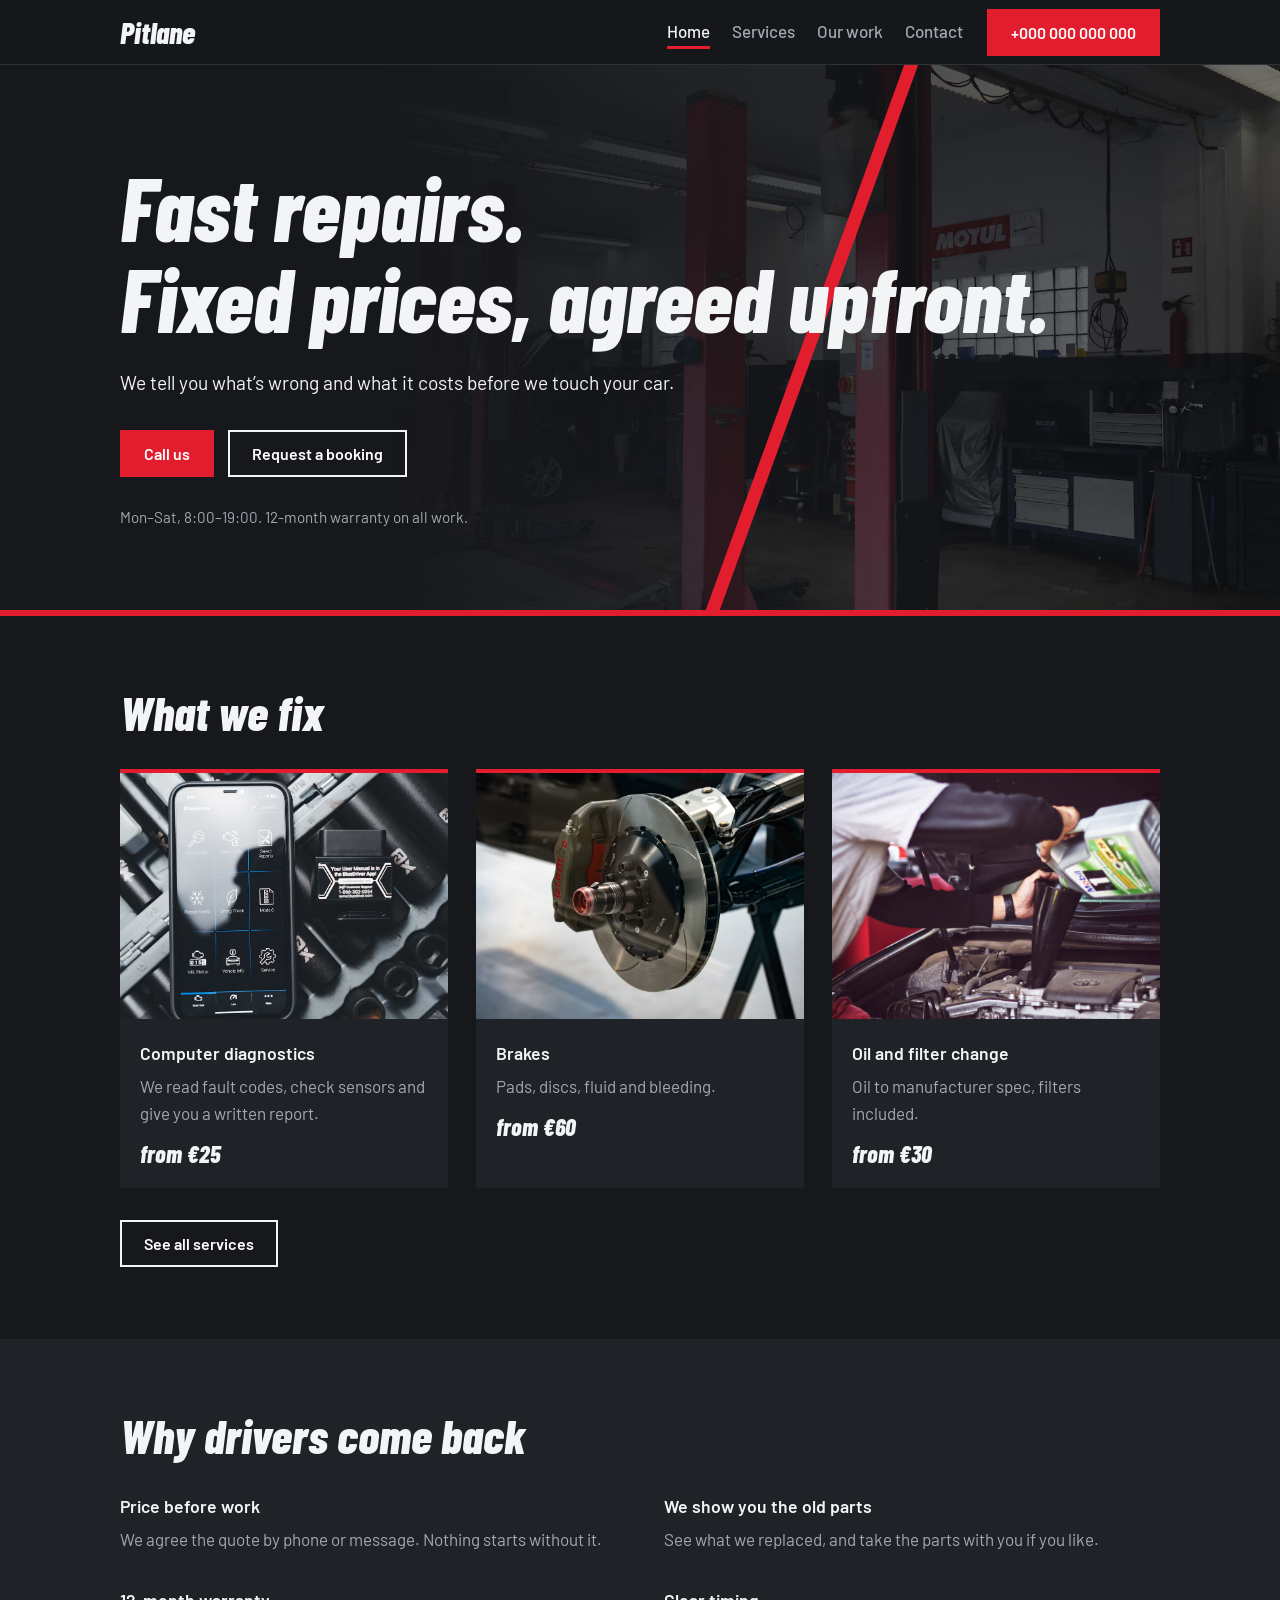
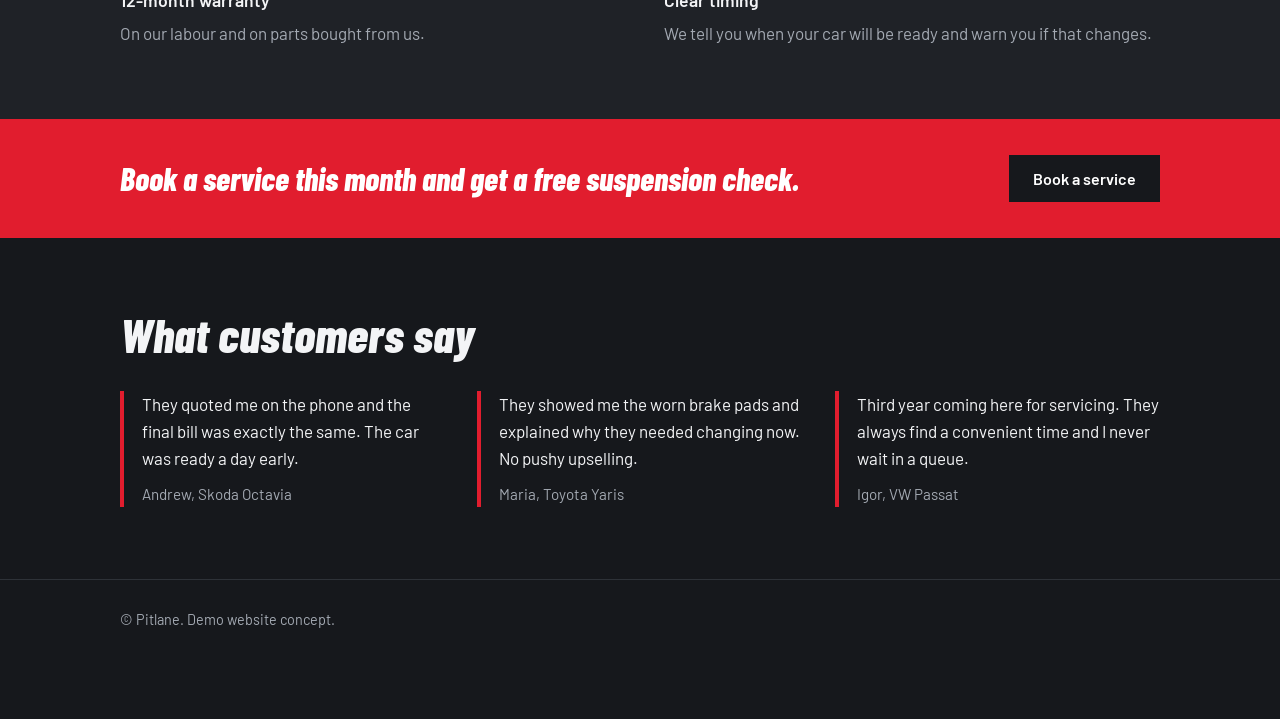
<file: index.html>
<!DOCTYPE html>
<html lang="en">
<head>
<meta charset="utf-8">
<meta name="viewport" content="width=device-width, initial-scale=1">
<title>Pitlane: auto repair shop</title>
<meta name="description" content="Diagnostics, servicing, brakes and suspension. Fixed prices agreed before any work starts.">
<link rel="preconnect" href="https://fonts.googleapis.com">
<link rel="preconnect" href="https://fonts.gstatic.com" crossorigin>
<link href="https://fonts.googleapis.com/css2?family=Barlow+Condensed:ital,wght@1,800&family=Barlow:wght@400;500;600&display=swap" rel="stylesheet">
<link rel="stylesheet" href="style.css">
</head>
<body>

<header class="top">
  <div class="wrap bar">
    <a class="logo" href="index.html">Pitlane</a>
    <nav aria-label="Main">
      <a href="index.html" aria-current="page">Home</a>
      <a href="services.html">Services</a>
      <a href="gallery.html">Our work</a>
      <a href="contact.html">Contact</a>
    </nav>
    <a class="btn btn-red" href="tel:+000000000000">+000 000 000 000</a>
  </div>
</header>

<main>
  <section class="hero">
    <div class="wrap">
      <h1>Fast repairs.<br>Fixed prices, agreed upfront.</h1>
      <p class="lead">We tell you what’s wrong and what it costs before we touch your car.</p>
      <div class="actions">
        <a class="btn btn-red" href="tel:+000000000000">Call us</a>
        <a class="btn btn-line" href="contact.html">Request a booking</a>
      </div>
      <p class="meta">Mon–Sat, 8:00–19:00. 12-month warranty on all work.</p>
    </div>
  </section>

  <section class="sec">
    <div class="wrap">
      <h2>What we fix</h2>
      <div class="cards">
        <article class="card">
          <img class="photo" src="images/service-diagnostics.jpg" alt="Mechanic running computer diagnostics" loading="lazy">
          <div><h3>Computer diagnostics</h3><p>We read fault codes, check sensors and give you a written report.</p><p class="from">from €25</p></div>
        </article>
        <article class="card">
          <img class="photo" src="images/service-brakes.jpg" alt="Brake disc and pads" loading="lazy">
          <div><h3>Brakes</h3><p>Pads, discs, fluid and bleeding.</p><p class="from">from €60</p></div>
        </article>
        <article class="card">
          <img class="photo" src="images/service-oil.jpg" alt="Oil change in progress" loading="lazy">
          <div><h3>Oil and filter change</h3><p>Oil to manufacturer spec, filters included.</p><p class="from">from €30</p></div>
        </article>
      </div>
      <p class="more"><a class="btn btn-line" href="services.html">See all services</a></p>
    </div>
  </section>

  <section class="sec alt">
    <div class="wrap">
      <h2>Why drivers come back</h2>
      <div class="why">
        <div><h3>Price before work</h3><p>We agree the quote by phone or message. Nothing starts without it.</p></div>
        <div><h3>We show you the old parts</h3><p>See what we replaced, and take the parts with you if you like.</p></div>
        <div><h3>12-month warranty</h3><p>On our labour and on parts bought from us.</p></div>
        <div><h3>Clear timing</h3><p>We tell you when your car will be ready and warn you if that changes.</p></div>
      </div>
    </div>
  </section>

  <section class="promo">
    <div class="wrap">
      <p>Book a service this month and get a free suspension check.</p>
      <a class="btn btn-dark" href="contact.html">Book a service</a>
    </div>
  </section>

  <section class="sec">
    <div class="wrap">
      <h2>What customers say</h2>
      <!-- For a real client, replace with genuine Google reviews -->
      <div class="reviews">
        <blockquote><p>They quoted me on the phone and the final bill was exactly the same. The car was ready a day early.</p><footer>Andrew, Skoda Octavia</footer></blockquote>
        <blockquote><p>They showed me the worn brake pads and explained why they needed changing now. No pushy upselling.</p><footer>Maria, Toyota Yaris</footer></blockquote>
        <blockquote><p>Third year coming here for servicing. They always find a convenient time and I never wait in a queue.</p><footer>Igor, VW Passat</footer></blockquote>
      </div>
    </div>
  </section>
</main>

<footer class="foot"><div class="wrap">© Pitlane. Demo website concept.</div></footer>
<a class="callbar" href="tel:+000000000000">Call us</a>
</body>
</html>
</file>
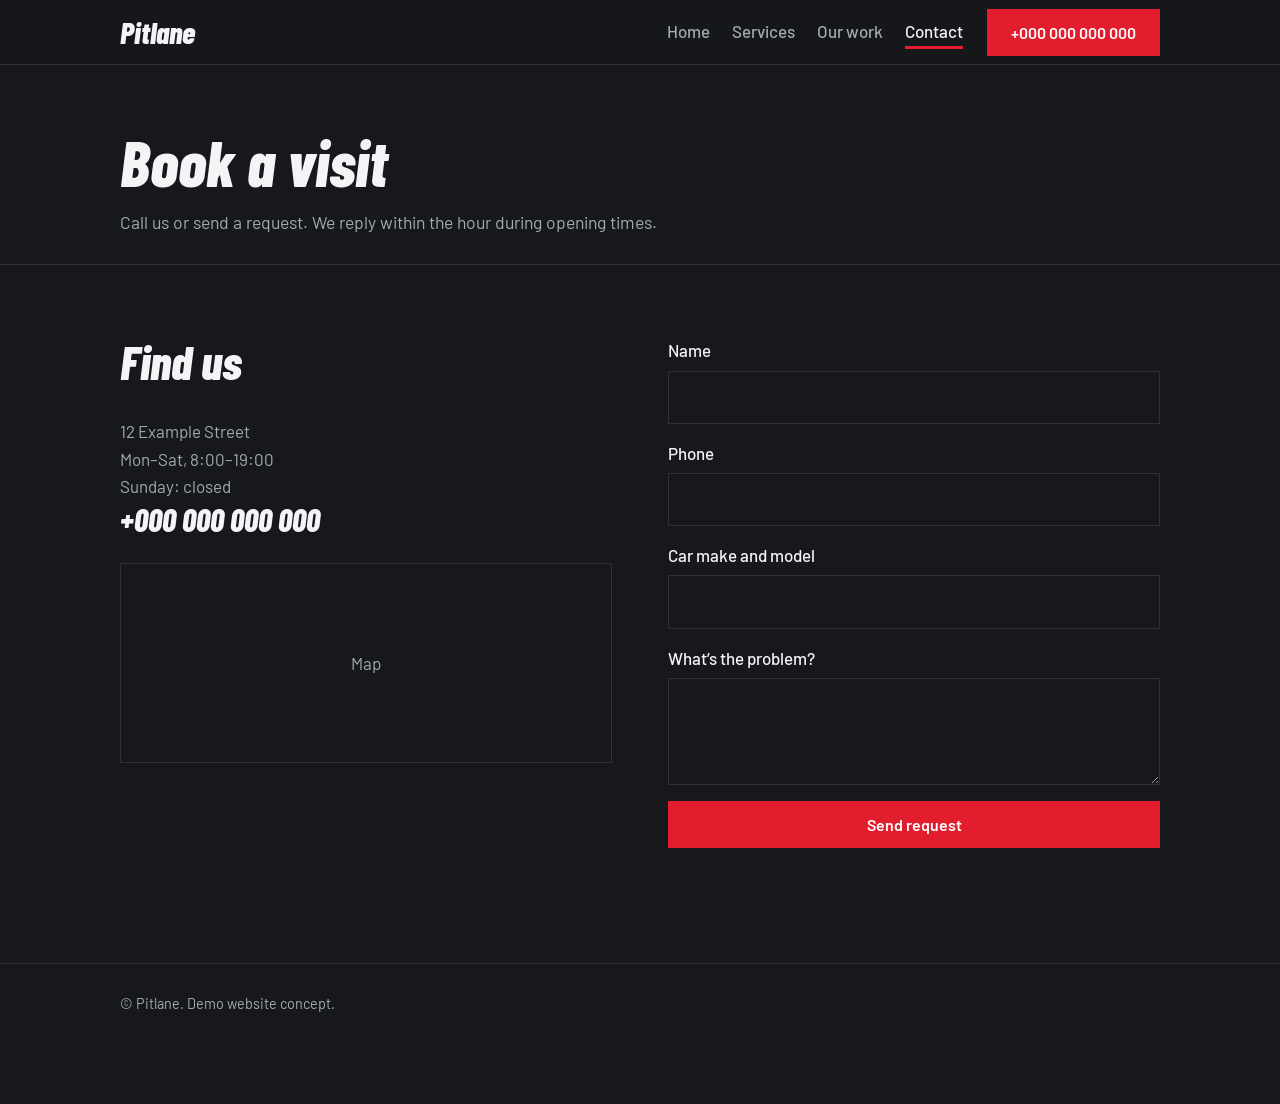
<file: contact.html>
<!DOCTYPE html>
<html lang="en">
<head>
<meta charset="utf-8">
<meta name="viewport" content="width=device-width, initial-scale=1">
<title>Contact and booking | Pitlane</title>
<meta name="description" content="Book a visit by phone or online. Open Mon–Sat, 8:00–19:00.">
<link rel="preconnect" href="https://fonts.googleapis.com">
<link rel="preconnect" href="https://fonts.gstatic.com" crossorigin>
<link href="https://fonts.googleapis.com/css2?family=Barlow+Condensed:ital,wght@1,800&family=Barlow:wght@400;500;600&display=swap" rel="stylesheet">
<link rel="stylesheet" href="style.css">
</head>
<body>

<header class="top">
  <div class="wrap bar">
    <a class="logo" href="index.html">Pitlane</a>
    <nav aria-label="Main">
      <a href="index.html">Home</a>
      <a href="services.html">Services</a>
      <a href="gallery.html">Our work</a>
      <a href="contact.html" aria-current="page">Contact</a>
    </nav>
    <a class="btn btn-red" href="tel:+000000000000">+000 000 000 000</a>
  </div>
</header>

<main>
  <section class="page-head">
    <div class="wrap">
      <h1>Book a visit</h1>
      <p>Call us or send a request. We reply within the hour during opening times.</p>
    </div>
  </section>

  <section class="sec">
    <div class="wrap contact">
      <div>
        <h2>Find us</h2>
        <p>12 Example Street<br>Mon–Sat, 8:00–19:00<br>Sunday: closed</p>
        <p><a class="phone" href="tel:+000000000000">+000 000 000 000</a></p>
        <!-- For a real client, paste the Google Maps iframe here -->
        <div class="map" role="img" aria-label="Map placeholder">Map</div>
      </div>
      <form id="lead" novalidate>
        <label>Name<input name="name" autocomplete="name" required></label>
        <label>Phone<input name="phone" type="tel" autocomplete="tel" required></label>
        <label>Car make and model<input name="car"></label>
        <label>What’s the problem?<textarea name="message" rows="3"></textarea></label>
        <input class="hp" name="website" tabindex="-1" autocomplete="off" aria-hidden="true">
        <button class="btn btn-red" type="submit">Send request</button>
        <p id="note" role="status" aria-live="polite"></p>
      </form>
    </div>
  </section>
</main>

<footer class="foot"><div class="wrap">© Pitlane. Demo website concept.</div></footer>
<a class="callbar" href="tel:+000000000000">Call us</a>
<script src="script.js"></script>
</body>
</html>
</file>
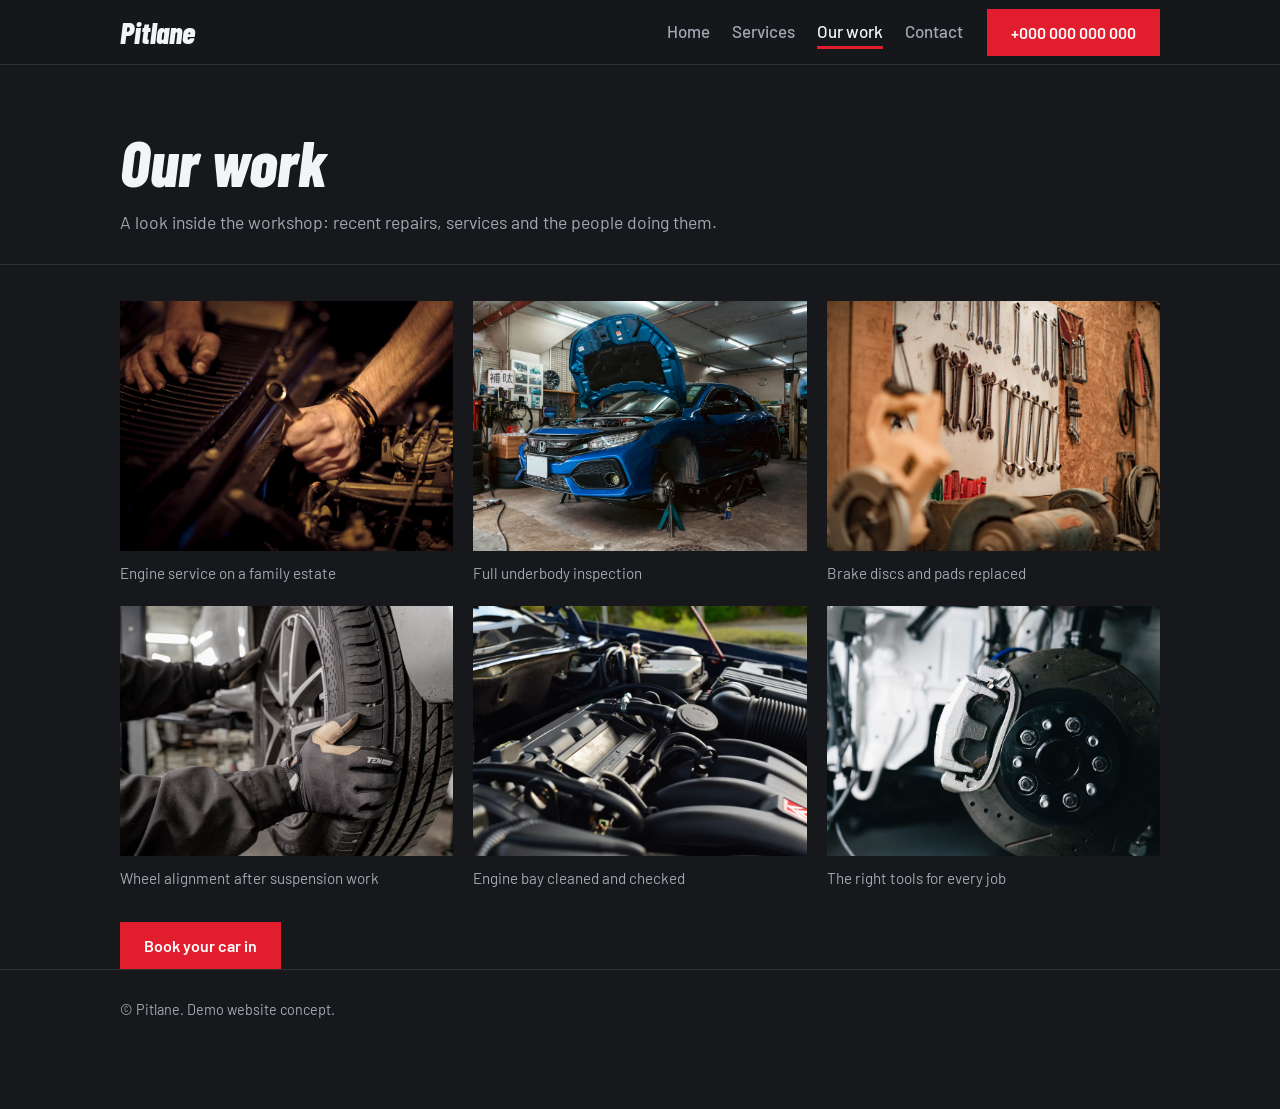
<file: gallery.html>
<!DOCTYPE html>
<html lang="en">
<head>
<meta charset="utf-8">
<meta name="viewport" content="width=device-width, initial-scale=1">
<title>Our work | Pitlane</title>
<meta name="description" content="Recent repairs and services from our workshop.">
<link rel="preconnect" href="https://fonts.googleapis.com">
<link rel="preconnect" href="https://fonts.gstatic.com" crossorigin>
<link href="https://fonts.googleapis.com/css2?family=Barlow+Condensed:ital,wght@1,800&family=Barlow:wght@400;500;600&display=swap" rel="stylesheet">
<link rel="stylesheet" href="style.css">
</head>
<body>

<header class="top">
  <div class="wrap bar">
    <a class="logo" href="index.html">Pitlane</a>
    <nav aria-label="Main">
      <a href="index.html">Home</a>
      <a href="services.html">Services</a>
      <a href="gallery.html" aria-current="page">Our work</a>
      <a href="contact.html">Contact</a>
    </nav>
    <a class="btn btn-red" href="tel:+000000000000">+000 000 000 000</a>
  </div>
</header>

<main>
  <section class="page-head">
    <div class="wrap">
      <h1>Our work</h1>
      <p>A look inside the workshop: recent repairs, services and the people doing them.</p>
    </div>
  </section>

  <div class="wrap">
    <div class="gallery">
      <figure><img class="photo" src="images/work-1.jpg" alt="Mechanic working on an engine" loading="lazy"><figcaption>Engine service on a family estate</figcaption></figure>
      <figure><img class="photo" src="images/work-2.jpg" alt="Car on a lift" loading="lazy"><figcaption>Full underbody inspection</figcaption></figure>
      <figure><img class="photo" src="images/work-3.jpg" alt="Brake repair" loading="lazy"><figcaption>Brake discs and pads replaced</figcaption></figure>
      <figure><img class="photo" src="images/work-4.jpg" alt="Wheel alignment" loading="lazy"><figcaption>Wheel alignment after suspension work</figcaption></figure>
      <figure><img class="photo" src="images/work-5.jpg" alt="Clean engine bay" loading="lazy"><figcaption>Engine bay cleaned and checked</figcaption></figure>
      <figure><img class="photo" src="images/work-6.jpg" alt="Workshop tools" loading="lazy"><figcaption>The right tools for every job</figcaption></figure>
    </div>
    <p class="more"><a class="btn btn-red" href="contact.html">Book your car in</a></p>
  </div>
</main>

<footer class="foot"><div class="wrap">© Pitlane. Demo website concept.</div></footer>
<a class="callbar" href="tel:+000000000000">Call us</a>
</body>
</html>
</file>
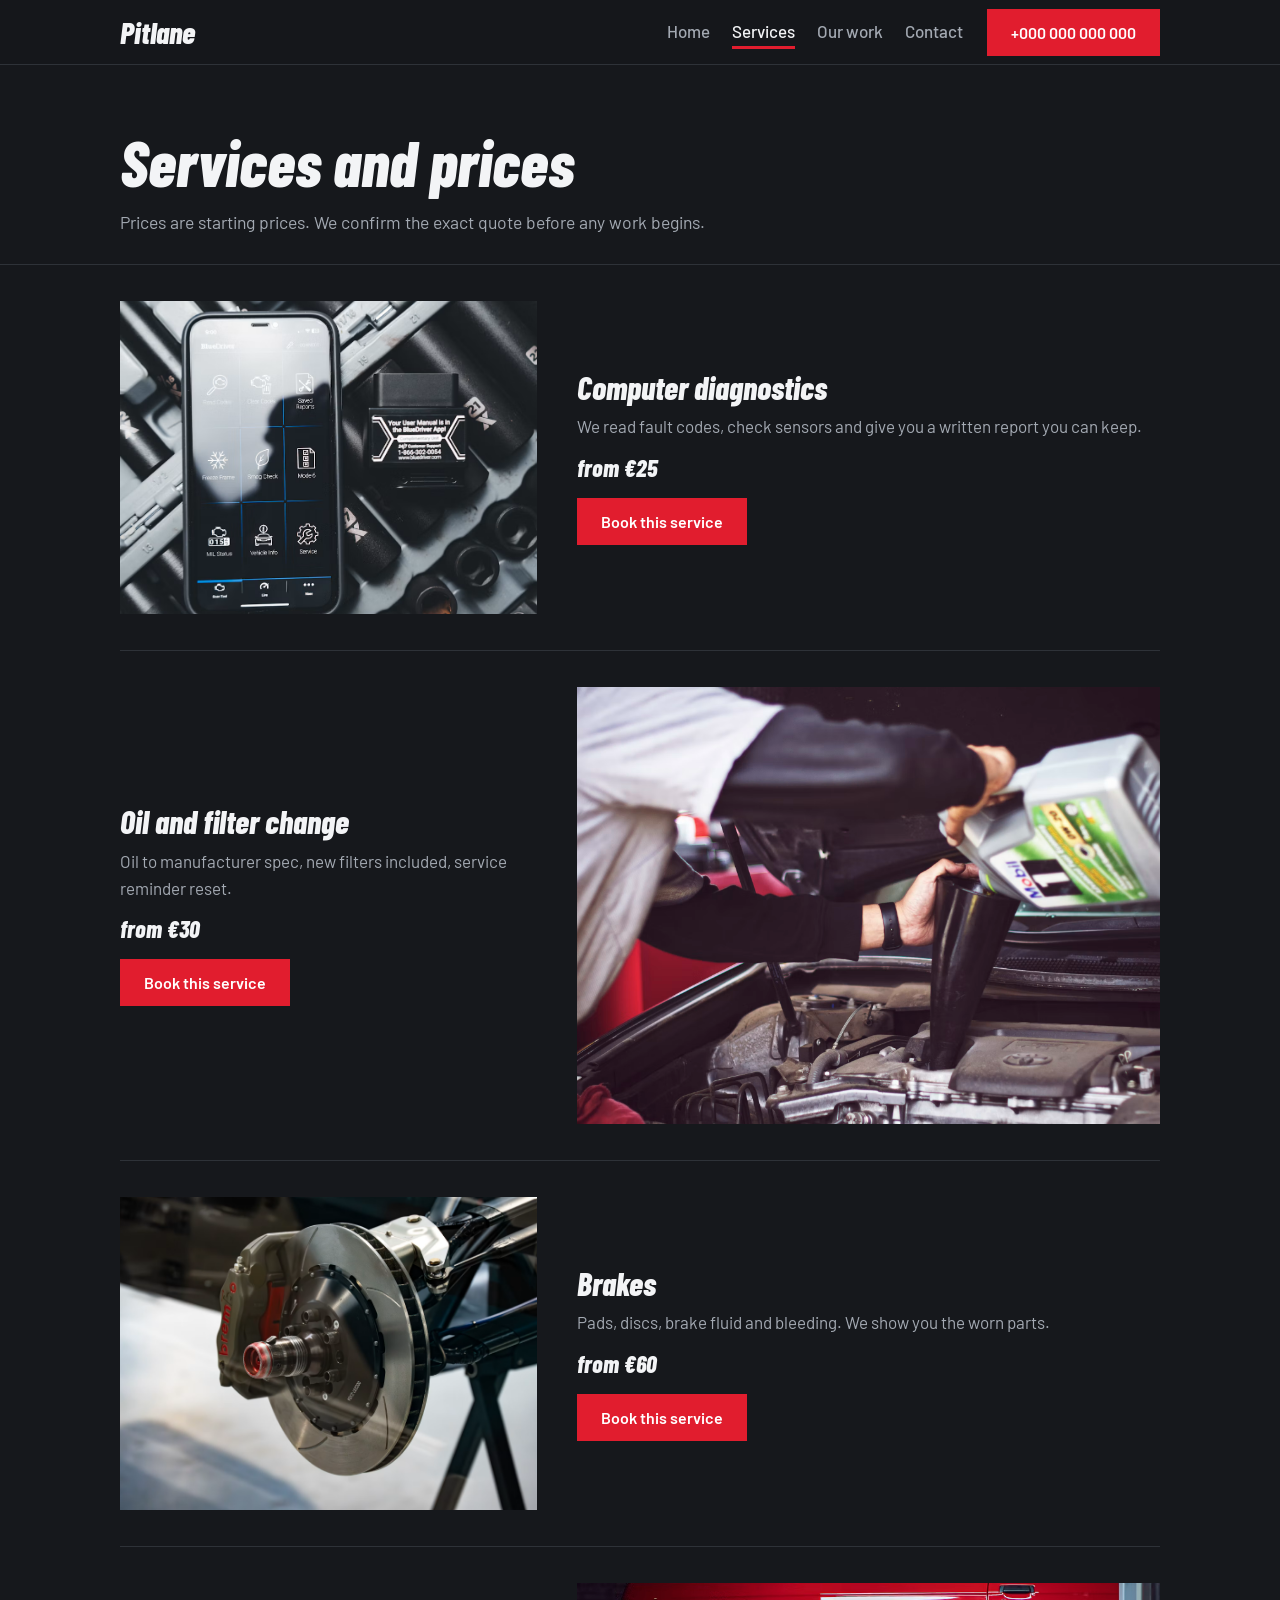
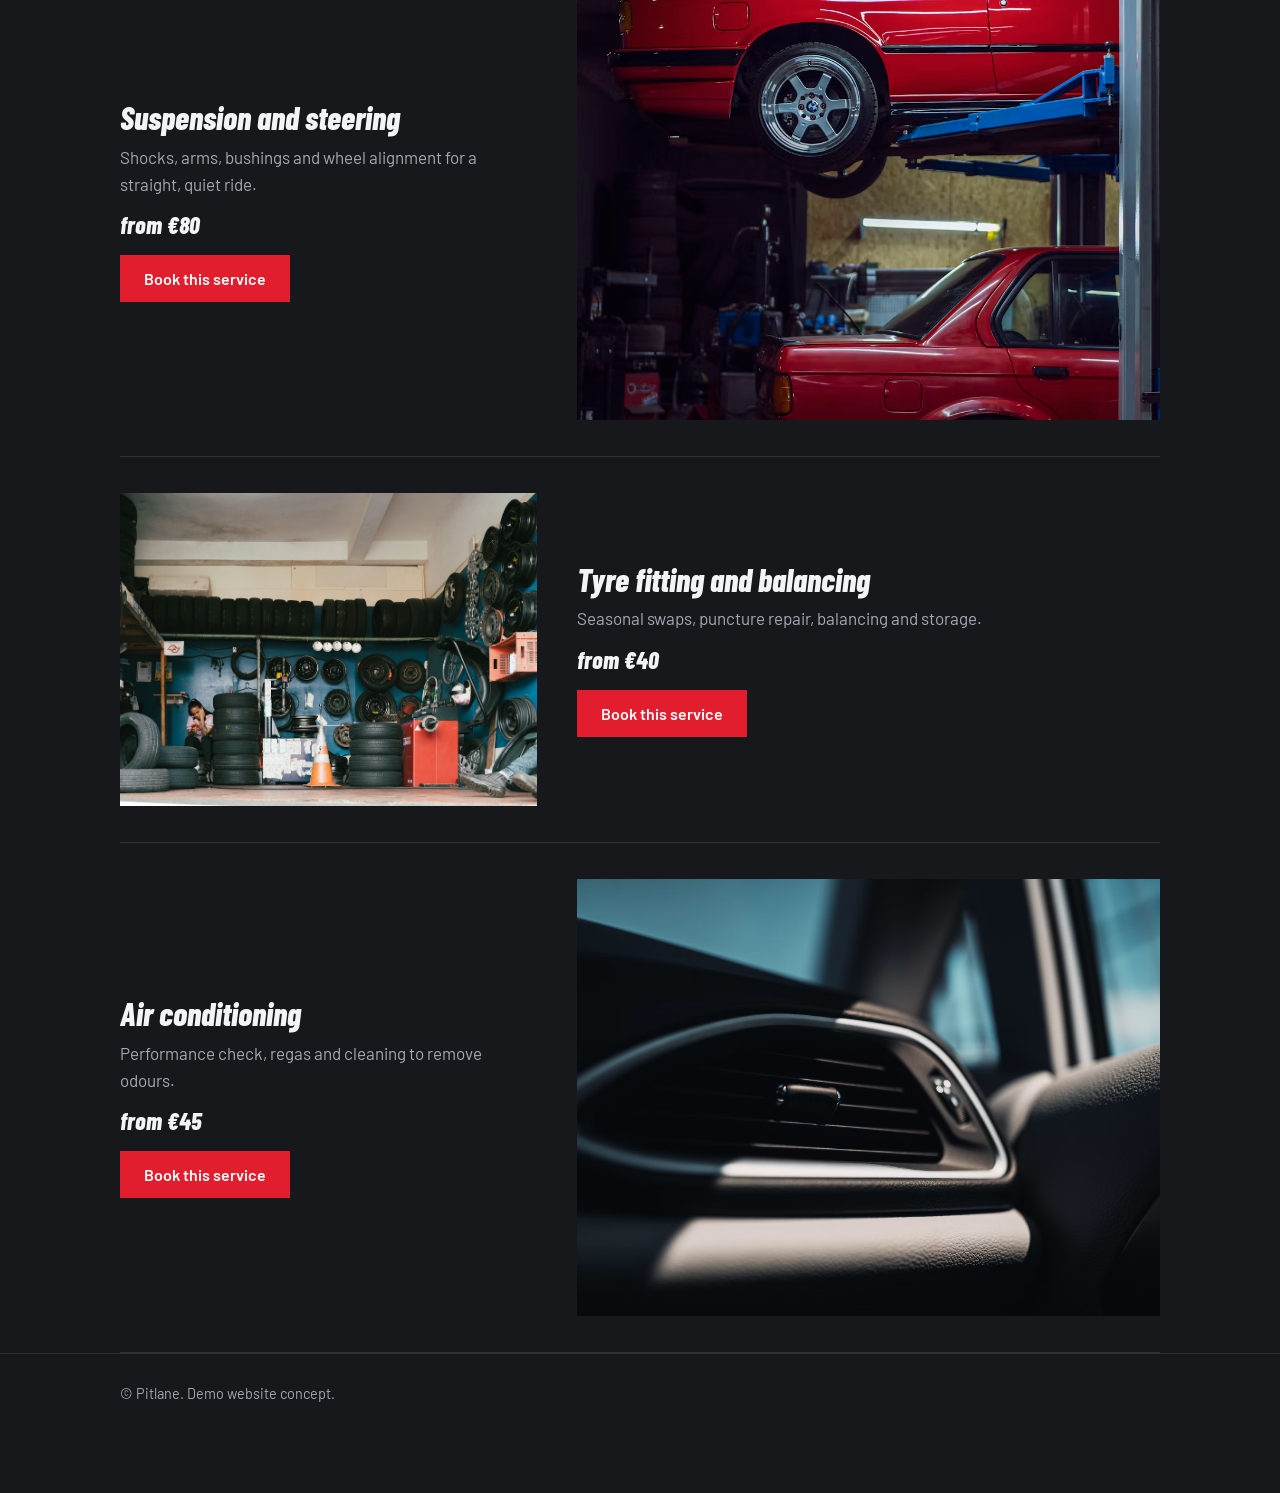
<file: services.html>
<!DOCTYPE html>
<html lang="en">
<head>
<meta charset="utf-8">
<meta name="viewport" content="width=device-width, initial-scale=1">
<title>Services and prices | Pitlane</title>
<meta name="description" content="Diagnostics, oil change, brakes, suspension, tyres and air conditioning. Prices shown upfront.">
<link rel="preconnect" href="https://fonts.googleapis.com">
<link rel="preconnect" href="https://fonts.gstatic.com" crossorigin>
<link href="https://fonts.googleapis.com/css2?family=Barlow+Condensed:ital,wght@1,800&family=Barlow:wght@400;500;600&display=swap" rel="stylesheet">
<link rel="stylesheet" href="style.css">
</head>
<body>

<header class="top">
  <div class="wrap bar">
    <a class="logo" href="index.html">Pitlane</a>
    <nav aria-label="Main">
      <a href="index.html">Home</a>
      <a href="services.html" aria-current="page">Services</a>
      <a href="gallery.html">Our work</a>
      <a href="contact.html">Contact</a>
    </nav>
    <a class="btn btn-red" href="tel:+000000000000">+000 000 000 000</a>
  </div>
</header>

<main>
  <section class="page-head">
    <div class="wrap">
      <h1>Services and prices</h1>
      <p>Prices are starting prices. We confirm the exact quote before any work begins.</p>
    </div>
  </section>

  <div class="wrap">
    <article class="svc">
      <img class="photo" src="images/service-diagnostics.jpg" alt="Mechanic running computer diagnostics" loading="lazy">
      <div><h2>Computer diagnostics</h2><p>We read fault codes, check sensors and give you a written report you can keep.</p><p class="from">from €25</p><a class="btn btn-red" href="contact.html">Book this service</a></div>
    </article>
    <article class="svc">
      <img class="photo" src="images/service-oil.jpg" alt="Oil change in progress" loading="lazy">
      <div><h2>Oil and filter change</h2><p>Oil to manufacturer spec, new filters included, service reminder reset.</p><p class="from">from €30</p><a class="btn btn-red" href="contact.html">Book this service</a></div>
    </article>
    <article class="svc">
      <img class="photo" src="images/service-brakes.jpg" alt="Brake disc and pads" loading="lazy">
      <div><h2>Brakes</h2><p>Pads, discs, brake fluid and bleeding. We show you the worn parts.</p><p class="from">from €60</p><a class="btn btn-red" href="contact.html">Book this service</a></div>
    </article>
    <article class="svc">
      <img class="photo" src="images/service-suspension.jpg" alt="Suspension repair" loading="lazy">
      <div><h2>Suspension and steering</h2><p>Shocks, arms, bushings and wheel alignment for a straight, quiet ride.</p><p class="from">from €80</p><a class="btn btn-red" href="contact.html">Book this service</a></div>
    </article>
    <article class="svc">
      <img class="photo" src="images/service-tyres.jpg" alt="Tyre fitting" loading="lazy">
      <div><h2>Tyre fitting and balancing</h2><p>Seasonal swaps, puncture repair, balancing and storage.</p><p class="from">from €40</p><a class="btn btn-red" href="contact.html">Book this service</a></div>
    </article>
    <article class="svc">
      <img class="photo" src="images/service-ac.jpg" alt="Car air conditioning service" loading="lazy">
      <div><h2>Air conditioning</h2><p>Performance check, regas and cleaning to remove odours.</p><p class="from">from €45</p><a class="btn btn-red" href="contact.html">Book this service</a></div>
    </article>
  </div>
</main>

<footer class="foot"><div class="wrap">© Pitlane. Demo website concept.</div></footer>
<a class="callbar" href="tel:+000000000000">Call us</a>
</body>
</html>
</file>
<file: style.css>
:root{--bg:#16181c;--panel:#1f2227;--line:#2e3238;--text:#f3f4f6;--muted:#a3a9b2;--red:#e11d2e;color-scheme:dark}
*{box-sizing:border-box;margin:0}
html{scroll-behavior:smooth;scroll-padding-top:72px}
body{background:var(--bg);color:var(--text);font:400 17px/1.6 Barlow,system-ui,sans-serif;padding-bottom:60px}
a{color:inherit}
:focus-visible{outline:3px solid var(--red);outline-offset:2px}
.wrap{max-width:1080px;margin:0 auto;padding:0 20px}
h1,h2,.logo{font-family:"Barlow Condensed","Arial Narrow",sans-serif;font-style:italic;font-weight:800;line-height:1.02}
h2{font-size:clamp(2rem,5vw,3rem);margin-bottom:32px}
h3{font-size:1.1rem;font-weight:600}
p{color:var(--muted)}

/* Шапка */
.top{position:sticky;top:0;z-index:10;background:rgba(22,24,28,.94);border-bottom:1px solid var(--line);backdrop-filter:blur(8px)}
.bar{display:flex;align-items:center;gap:24px;height:64px}
.logo{font-size:1.9rem;text-decoration:none;margin-right:auto}
nav{display:flex;gap:22px}
nav a{text-decoration:none;color:var(--muted);font-weight:500}
nav a:hover{color:var(--text)}

/* Кнопки */
.btn{display:inline-block;padding:12px 22px;border:2px solid transparent;font:600 1rem Barlow,sans-serif;text-decoration:none;cursor:pointer;color:#fff}
.btn-red{background:var(--red)}
.btn-red:hover{background:#c1121f}
.btn-line{border-color:var(--text)}
.btn-line:hover{background:var(--text);color:var(--bg)}
.btn-dark{background:var(--bg)}

/* Главный экран */
.hero{position:relative;overflow:hidden;padding:96px 0 80px}
.hero::after{content:"";position:absolute;top:0;right:-6%;bottom:0;width:36%;background:var(--red);clip-path:polygon(38% 0,100% 0,100% 100%,0 100%)}
.hero .wrap{position:relative;z-index:1}
.hero h1{font-size:clamp(2.8rem,8vw,5.6rem);max-width:11em;animation:slide .6s ease-out}
.lead{font-size:1.2rem;max-width:34em;margin:24px 0 32px;color:var(--text)}
.actions{display:flex;flex-wrap:wrap;gap:14px}
.meta{margin-top:28px;font-size:.95rem}
@keyframes slide{from{opacity:0;transform:translateX(-32px)}to{opacity:1;transform:none}}

/* Секции */
.sec{padding:72px 0}
.alt{background:var(--panel)}

/* Цены */
.prices{list-style:none;padding:0;border-top:1px solid var(--line)}
.prices li{display:flex;justify-content:space-between;align-items:center;gap:20px;padding:20px 0;border-bottom:1px solid var(--line)}
.prices span{font:italic 800 1.7rem "Barlow Condensed",sans-serif;white-space:nowrap}

/* Почему мы */
.why{display:grid;grid-template-columns:repeat(2,1fr);gap:32px 48px}
.why h3{margin-bottom:6px}

/* Акция */
.promo{background:var(--red);padding:36px 0}
.promo .wrap{display:flex;flex-wrap:wrap;align-items:center;justify-content:space-between;gap:20px}
.promo p{color:#fff;font:italic 800 clamp(1.4rem,3vw,2rem)/1.15 "Barlow Condensed",sans-serif;max-width:26em}

/* Отзывы */
.reviews{display:grid;grid-template-columns:repeat(3,1fr);gap:32px}
blockquote{border-left:4px solid var(--red);padding-left:18px}
blockquote p{color:var(--text)}
blockquote footer{margin-top:10px;color:var(--muted);font-size:.95rem}

/* Контакты и форма */
.contact{display:grid;grid-template-columns:1fr 1fr;gap:56px}
.phone{font:italic 800 2rem "Barlow Condensed",sans-serif;text-decoration:none;color:var(--text)}
.map{margin-top:24px;height:200px;background:var(--bg);border:1px solid var(--line);display:grid;place-items:center;color:var(--muted)}
form{display:grid;gap:16px}
label{display:grid;gap:6px;font-weight:500}
input,textarea{width:100%;padding:12px;background:var(--bg);border:1px solid var(--line);color:var(--text);font:inherit}
input:focus,textarea:focus{border-color:var(--red)}
.hp{position:absolute;left:-9999px}
#note{min-height:1.6em}
.foot{padding:28px 0;border-top:1px solid var(--line);font-size:.9rem;color:var(--muted)}

/* Кнопка звонка на телефоне */
.callbar{display:none}

@media (max-width:760px){
  nav{display:none}
  .hero{padding:64px 0 56px}
  .hero::after{width:12%}
  .hero .wrap{padding-right:14%}
  .why,.reviews,.contact{grid-template-columns:1fr}
  .contact{gap:40px}
  .callbar{display:block;position:fixed;left:0;right:0;bottom:0;z-index:20;padding:16px 16px calc(16px + env(safe-area-inset-bottom,0px));background:var(--red);color:#fff;text-align:center;font-weight:600;text-decoration:none}
}
@media (prefers-reduced-motion:reduce){.hero h1{animation:none}html{scroll-behavior:auto}}
img,iframe{max-width:100%}

/* Tablet */
@media (min-width:761px) and (max-width:1024px){
  nav{gap:16px}
  .hero::after{width:30%}
  .reviews{grid-template-columns:repeat(2,1fr)}
  .reviews blockquote:last-child{grid-column:1/-1}
  .contact{gap:32px}
}

/* Small phones */
@media (max-width:760px){
  .bar{gap:12px}
  .bar .btn{padding:10px 14px;font-size:.95rem}
  .prices span{font-size:1.4rem}
}
/* ===== Multi-page and photos ===== */
nav a[aria-current="page"]{color:var(--text);box-shadow:0 3px 0 var(--red)}
nav a{white-space:nowrap}

.hero{background:linear-gradient(90deg,var(--bg) 30%,rgba(22,24,28,.5)),url(images/hero.jpg) center/cover;border-bottom:6px solid var(--red)}
.hero::after{left:auto;right:36%;width:14px;clip-path:none;transform:skewX(-20deg)}

.page-head{padding:64px 0 28px;border-bottom:1px solid var(--line)}
.page-head h1{font-size:clamp(2.4rem,6vw,4rem);margin-bottom:14px}
.page-head p{max-width:36em;font-size:1.1rem}

.photo{display:block;width:100%;aspect-ratio:4/3;object-fit:cover;background:var(--panel)}
.from{margin-top:12px;font:italic 800 1.5rem "Barlow Condensed",sans-serif;color:var(--text)}
.more{margin-top:32px}

.cards{display:grid;grid-template-columns:repeat(3,1fr);gap:28px}
.card{background:var(--panel);border-top:4px solid var(--red)}
.card div{padding:20px}
.card h3{margin-bottom:6px}

.svc{display:grid;grid-template-columns:5fr 7fr;gap:40px;align-items:center;padding:36px 0;border-bottom:1px solid var(--line)}
article.svc:nth-of-type(even) .photo{order:2}
.svc h2{font-size:2rem;margin-bottom:10px}
.svc .btn{margin-top:16px}

.gallery{display:grid;grid-template-columns:repeat(3,1fr);gap:20px;margin-top:36px}
.gallery figcaption{padding-top:10px;color:var(--muted);font-size:.95rem}

@media (max-width:1024px){
  .cards,.gallery{grid-template-columns:repeat(2,1fr)}
}
@media (max-width:760px){
  .bar{flex-wrap:wrap;height:auto;min-height:64px;padding-top:12px}
  nav{display:flex;order:3;width:100%;gap:20px;overflow-x:auto;padding-bottom:12px}
  .hero{background:linear-gradient(rgba(22,24,28,.8),rgba(22,24,28,.8)),url(images/hero.jpg) center/cover}
  .hero::after{display:none}
  .hero .wrap{padding-right:20px}
  .cards,.gallery{grid-template-columns:1fr}
  .svc{grid-template-columns:1fr;gap:20px}
  article.svc:nth-of-type(even) .photo{order:0}
}
</file>
